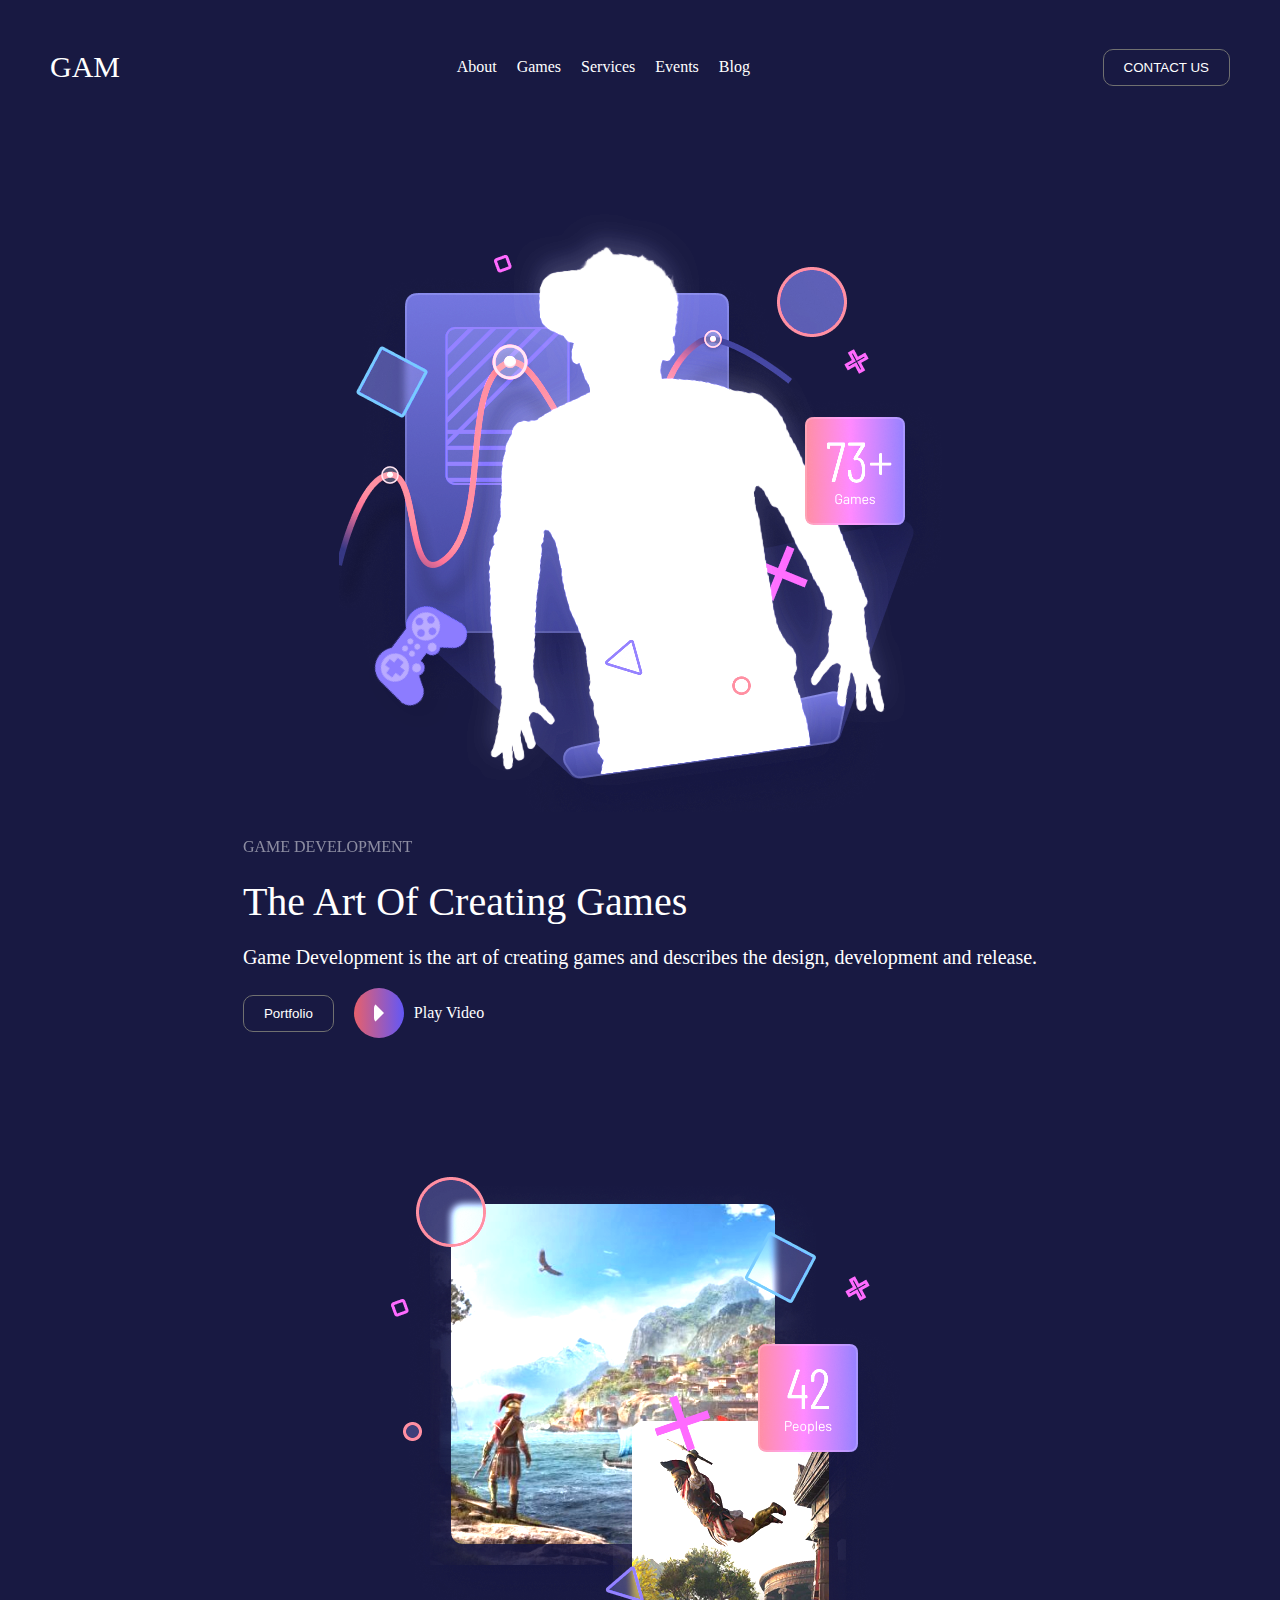
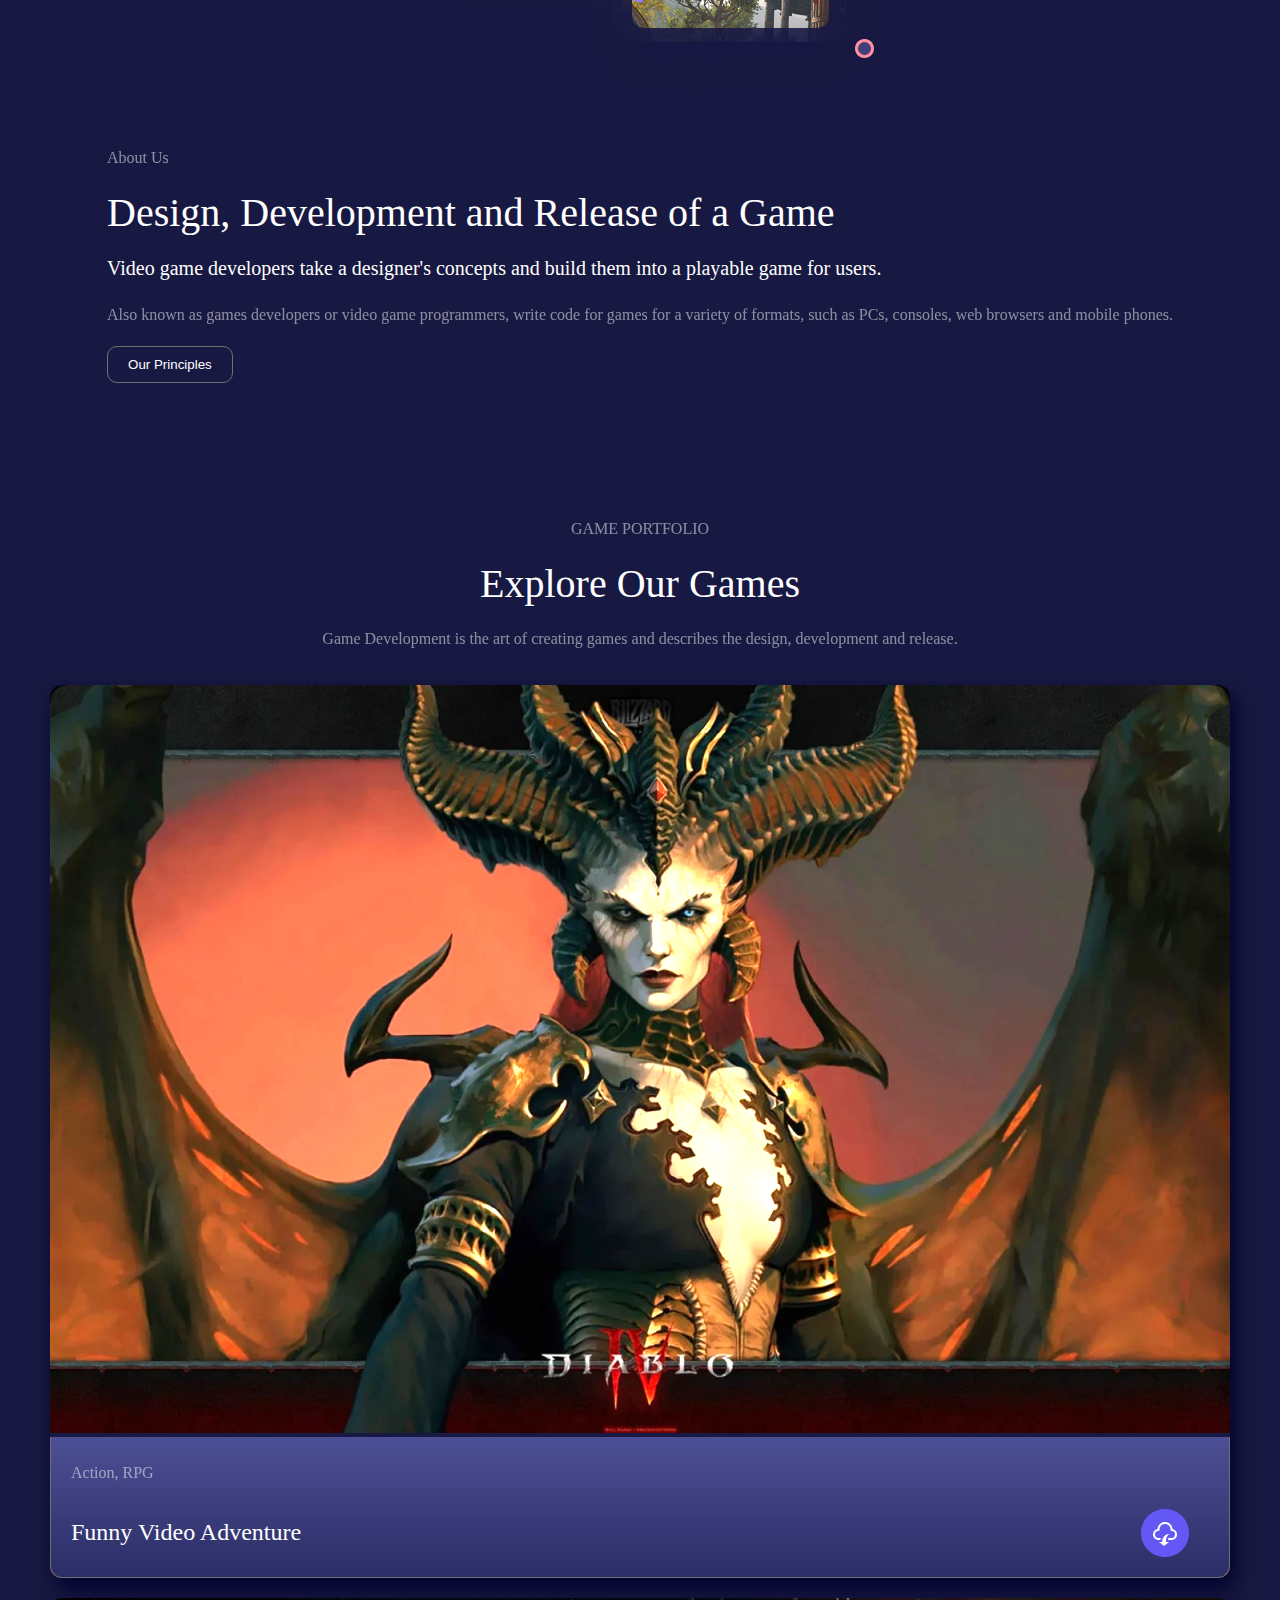
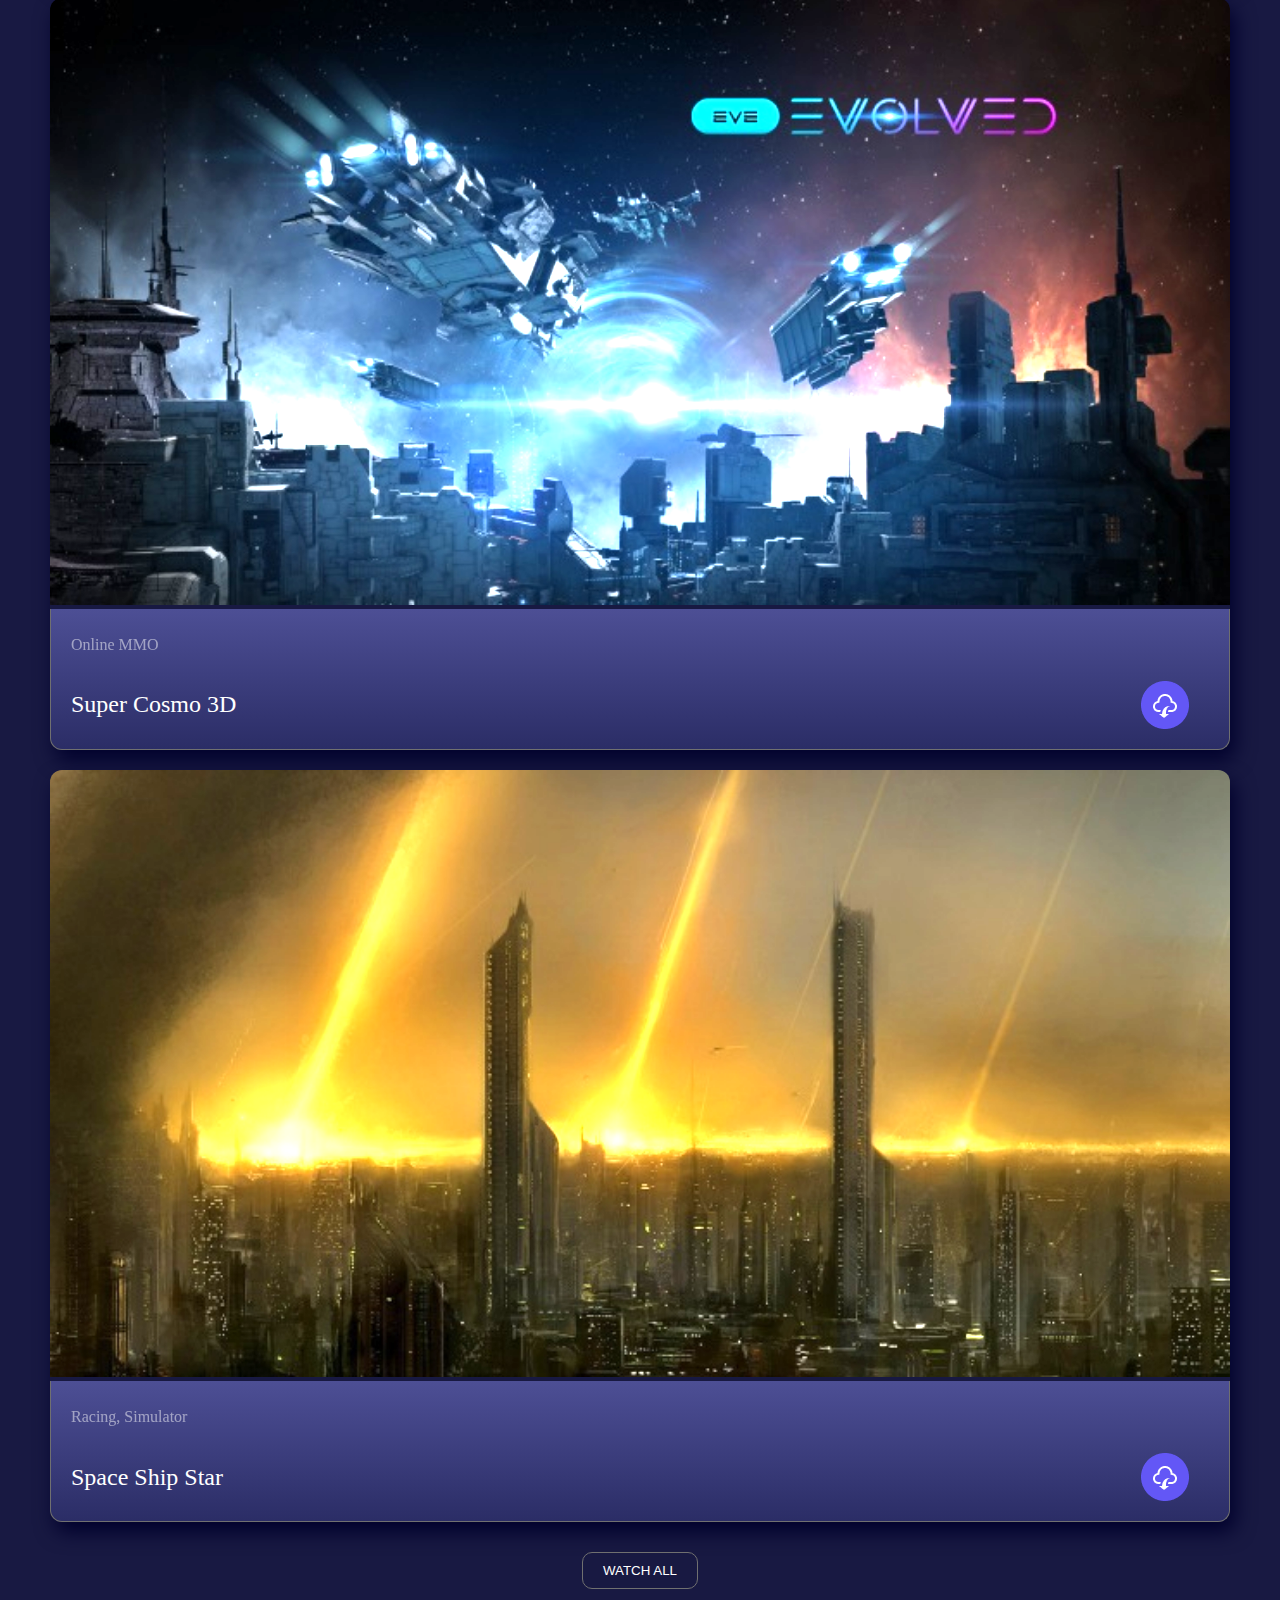
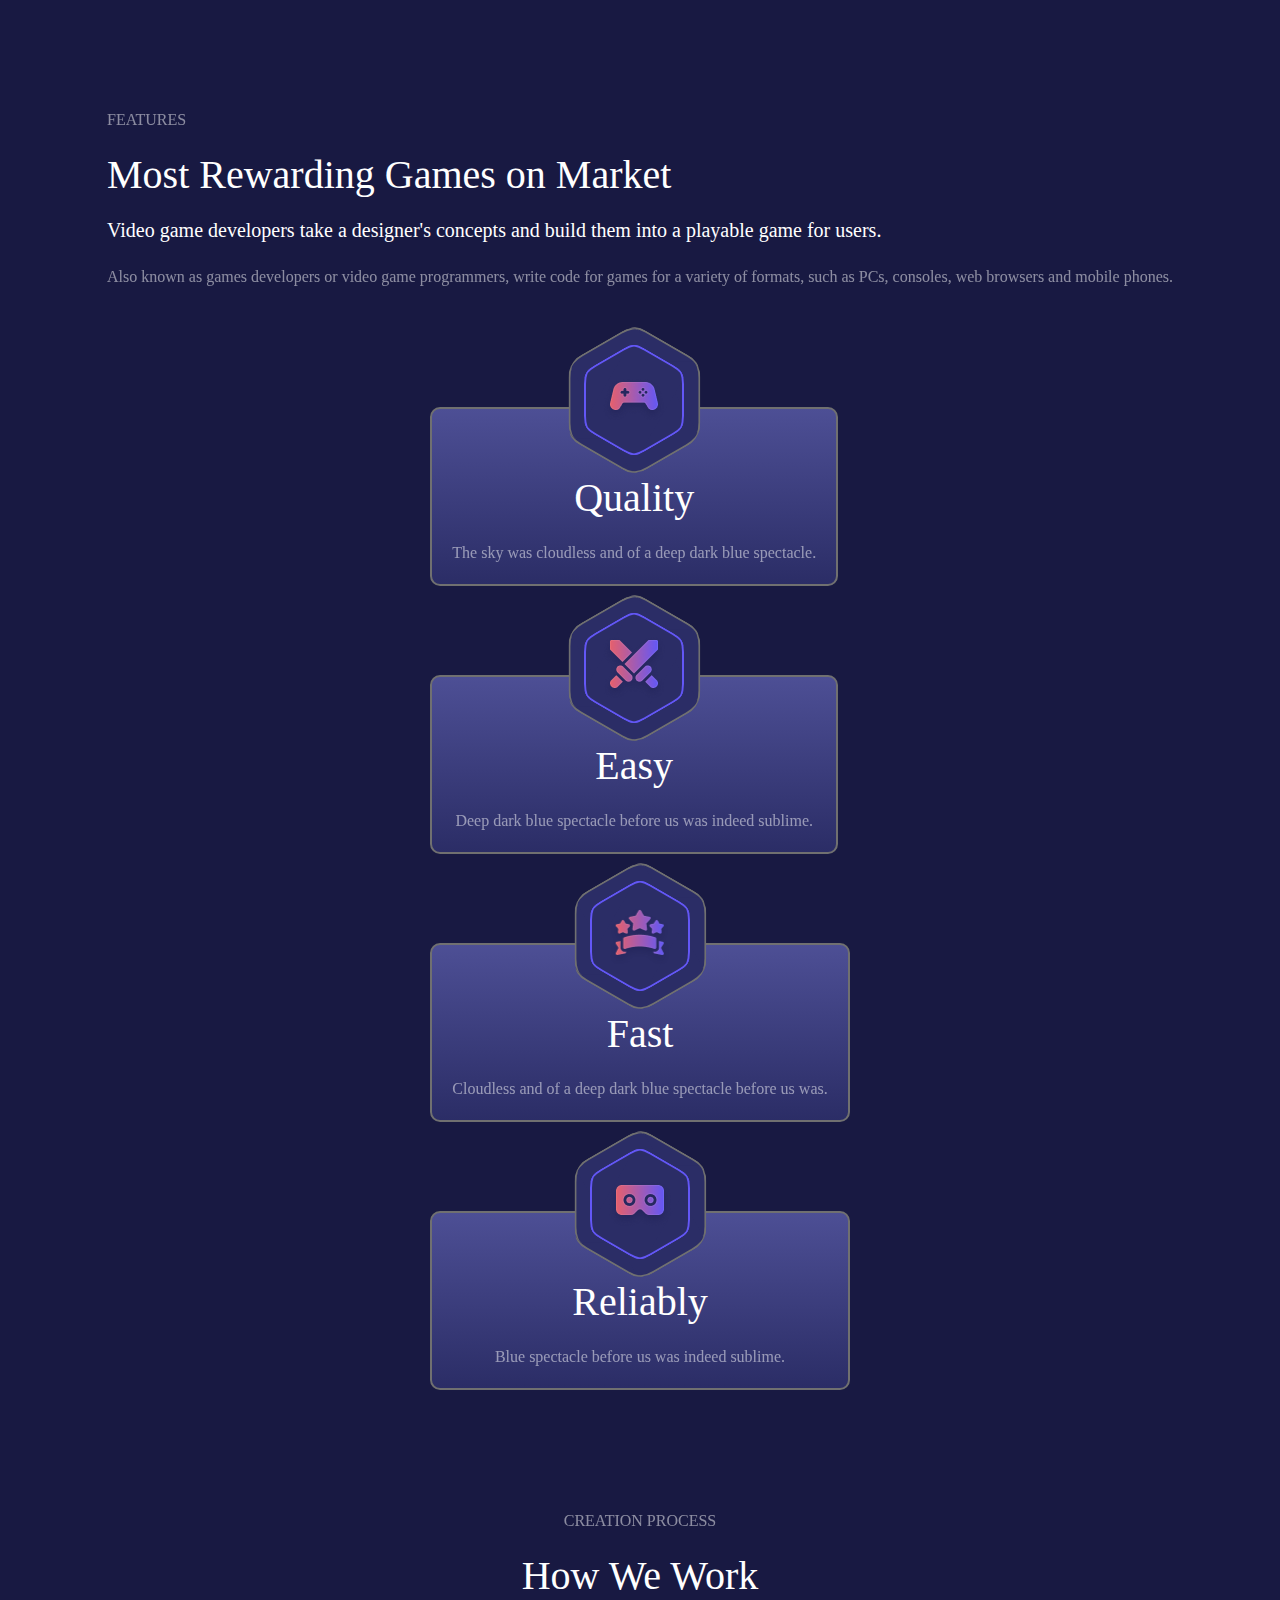
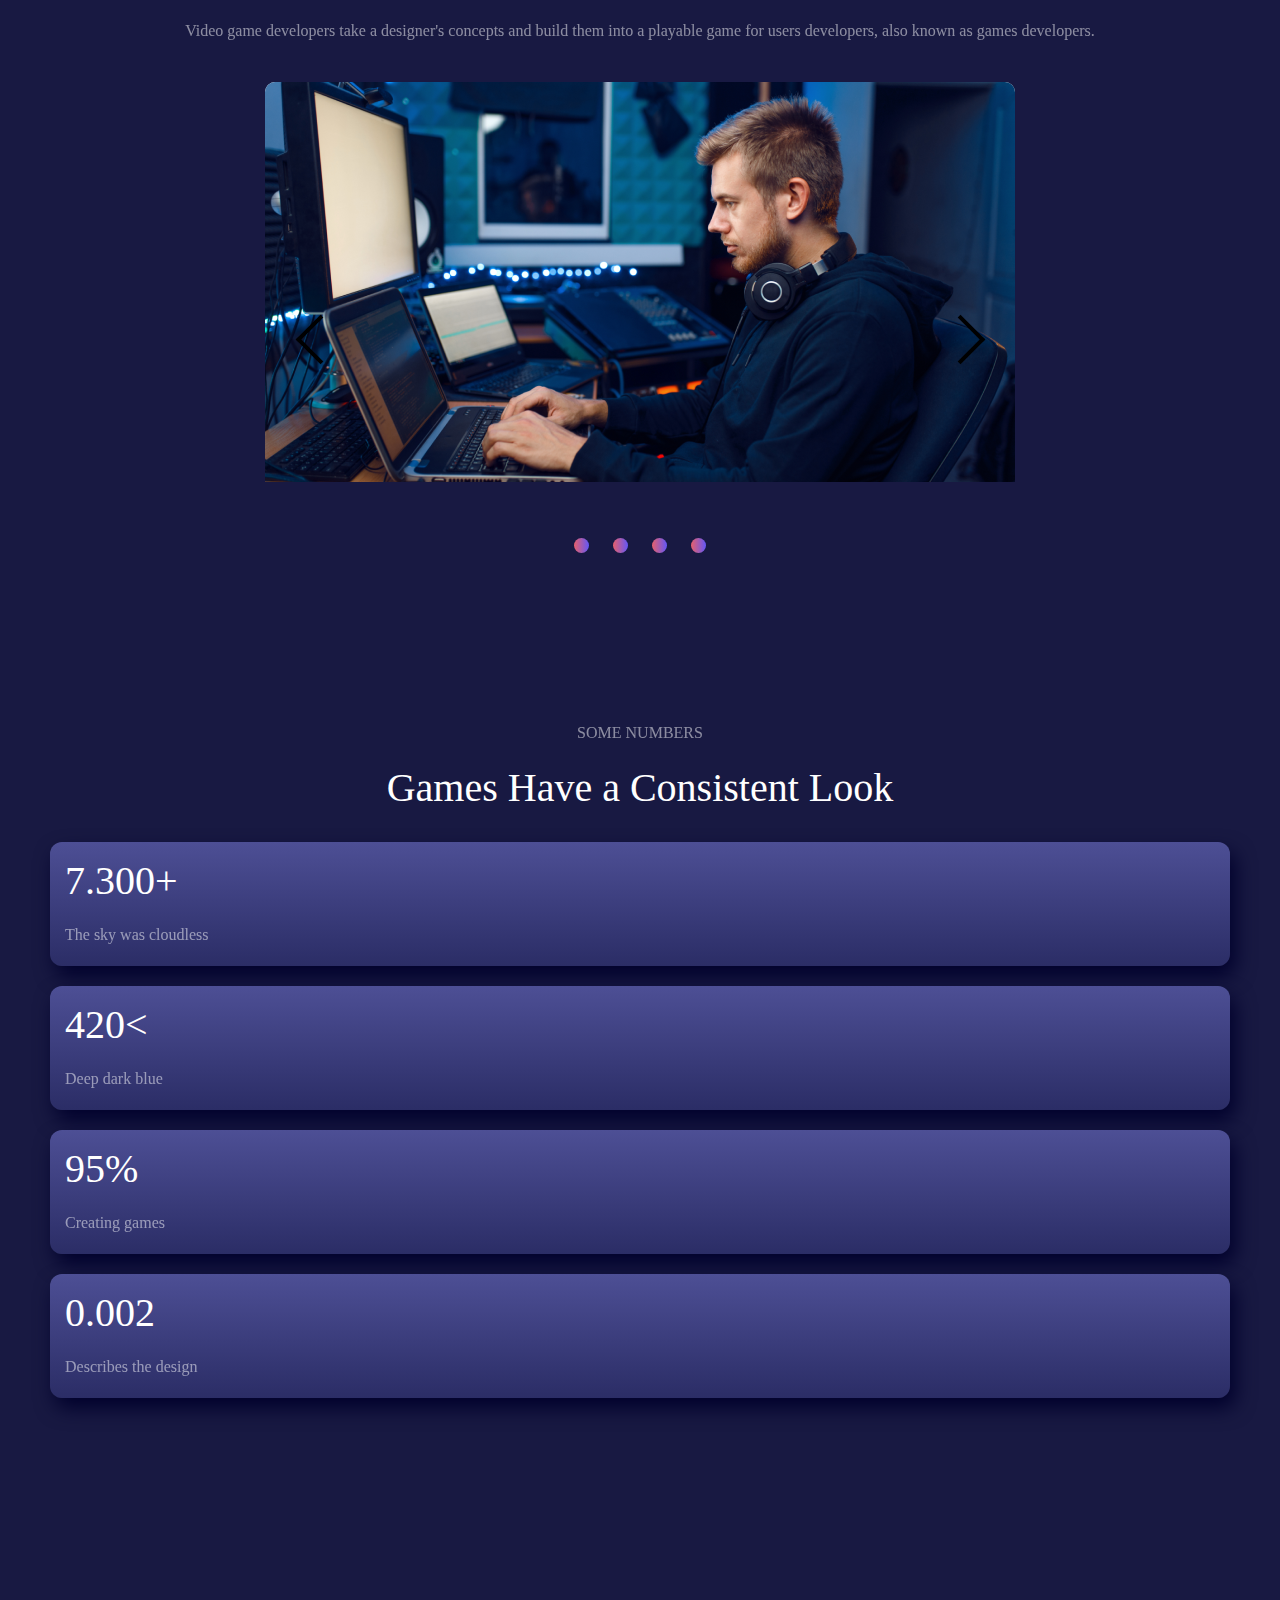
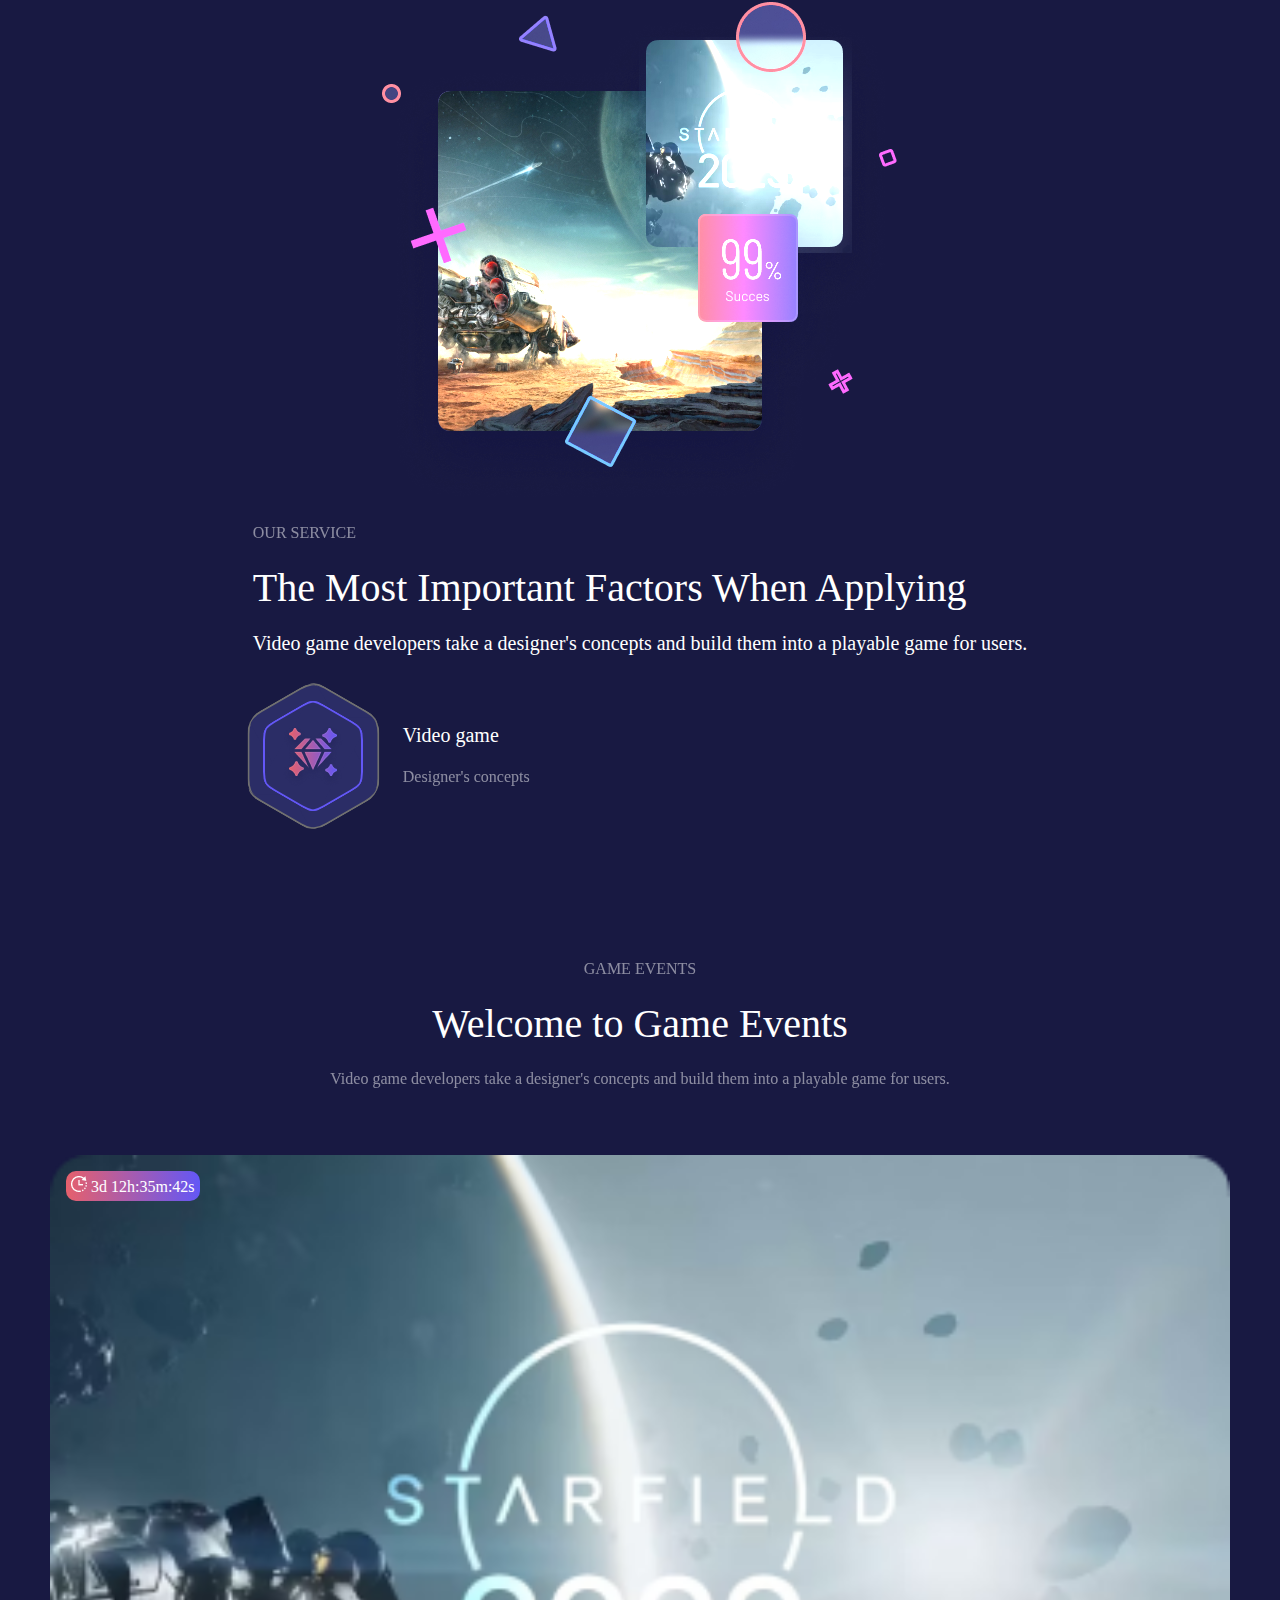
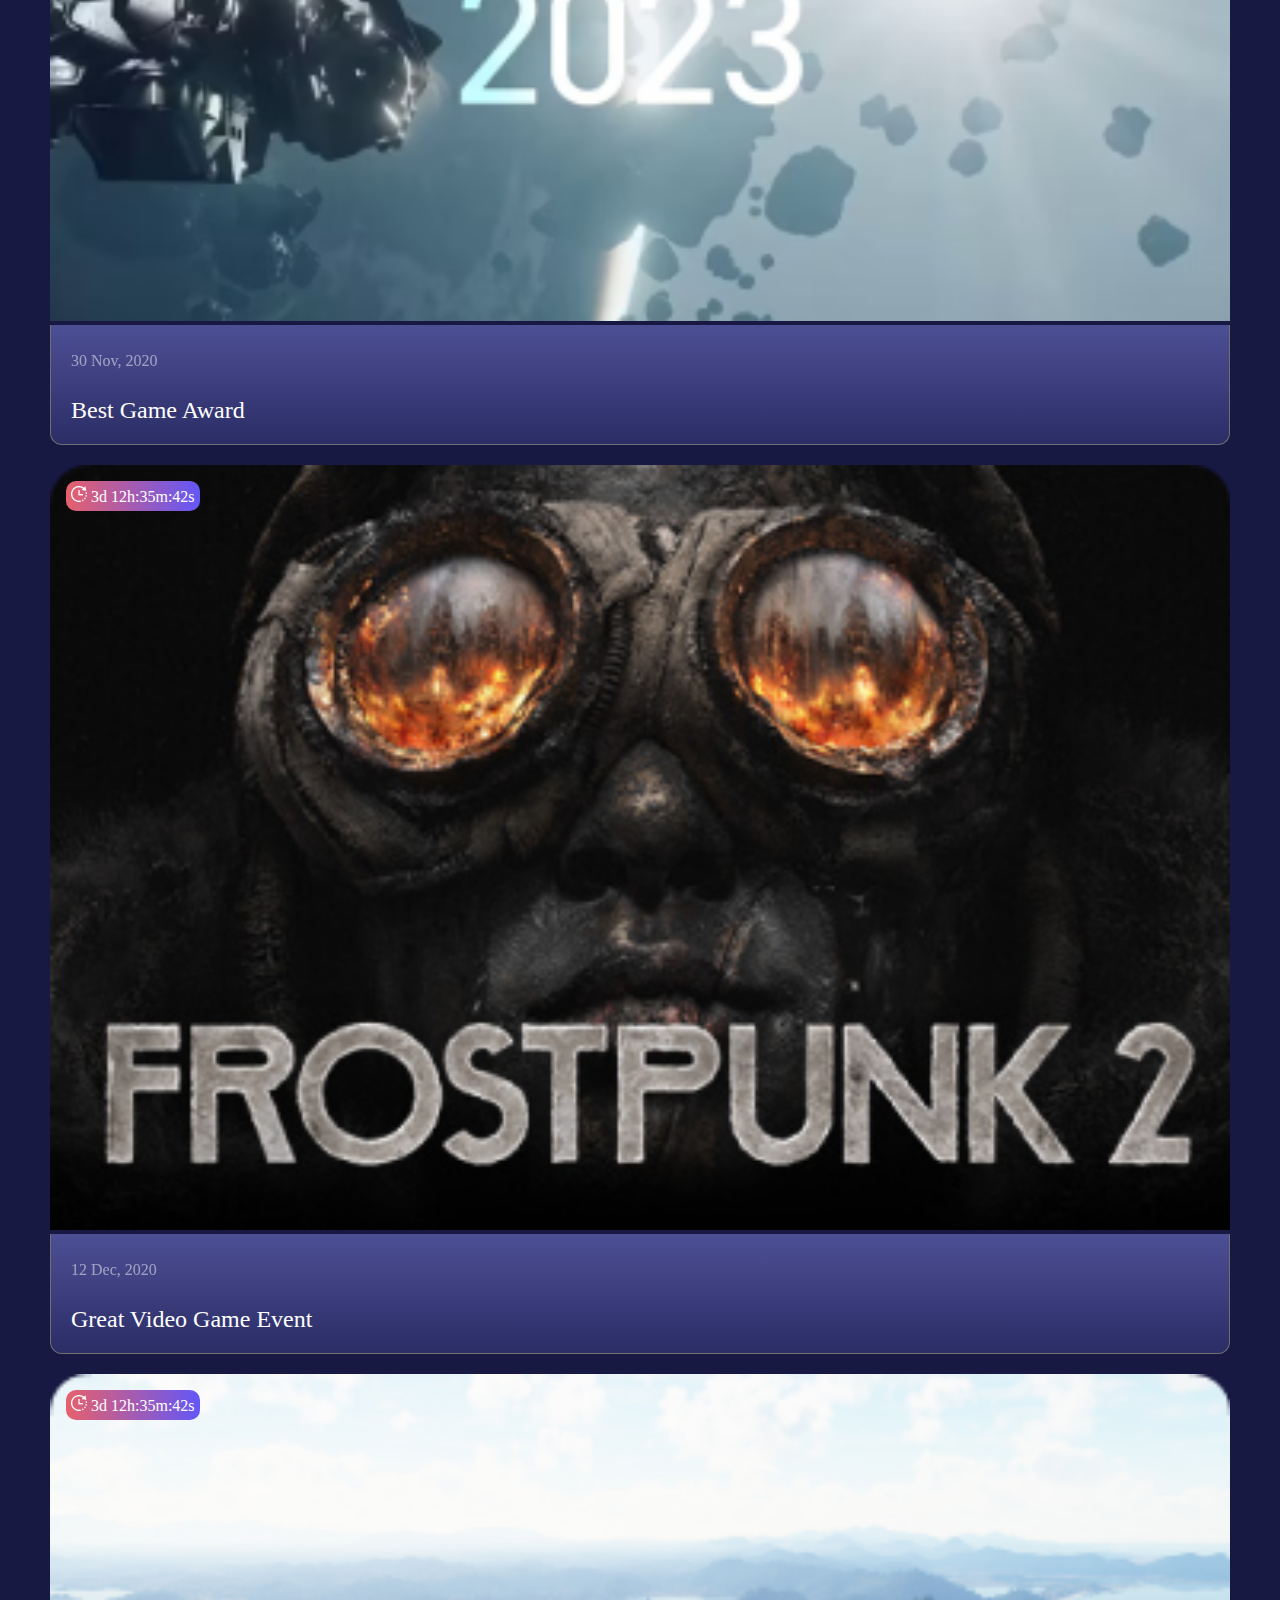
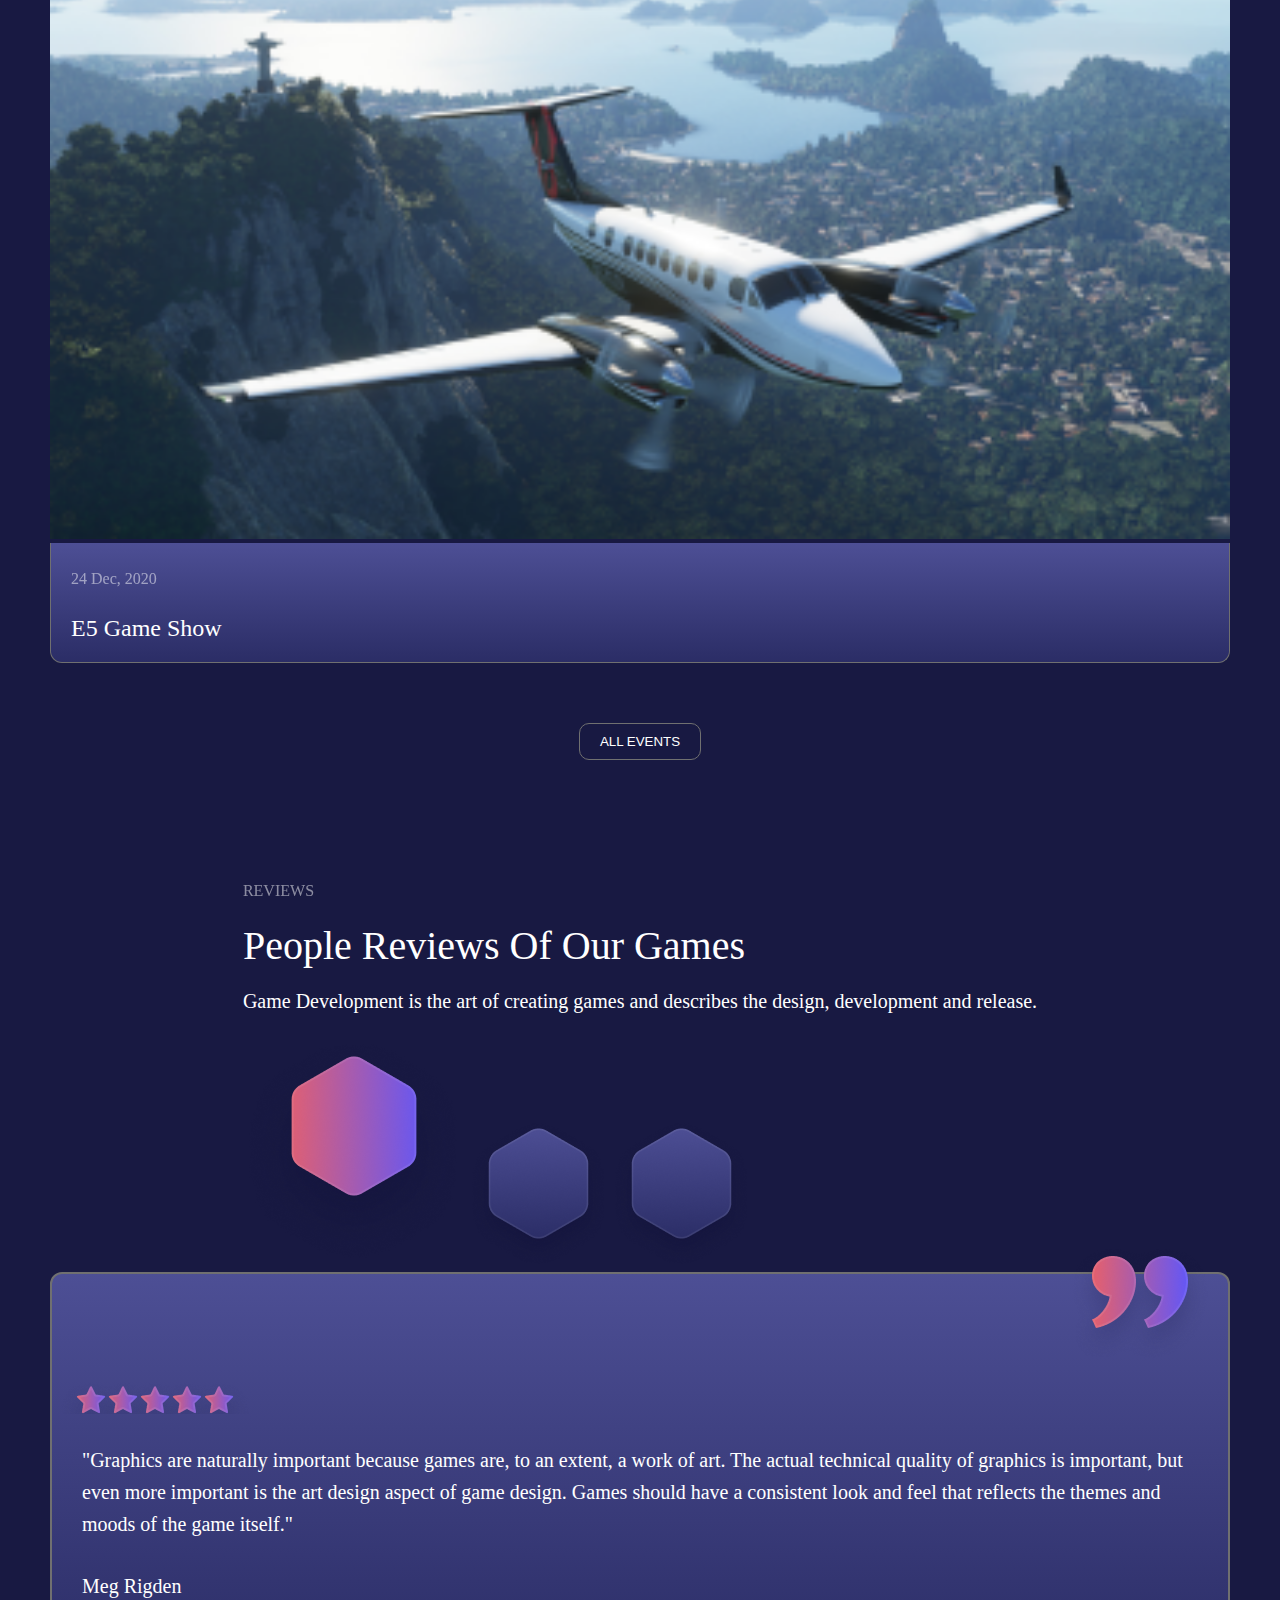
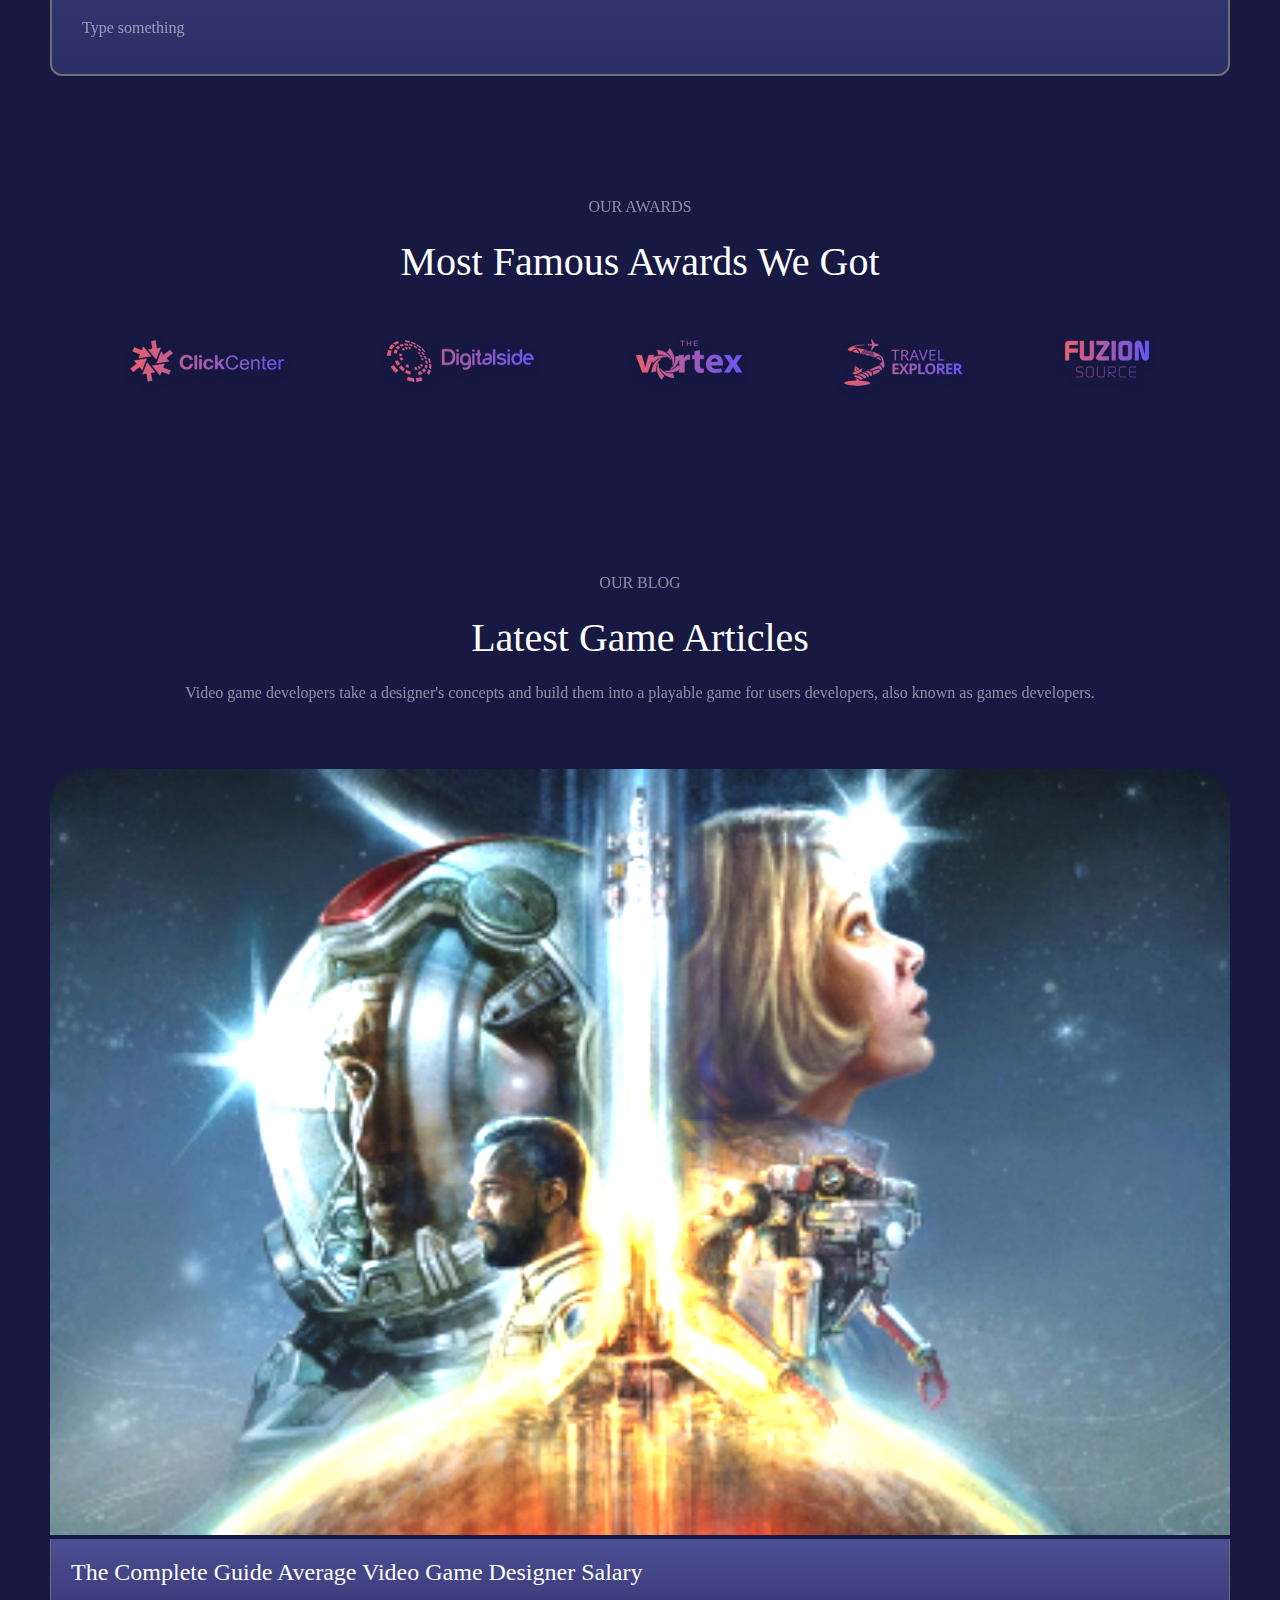
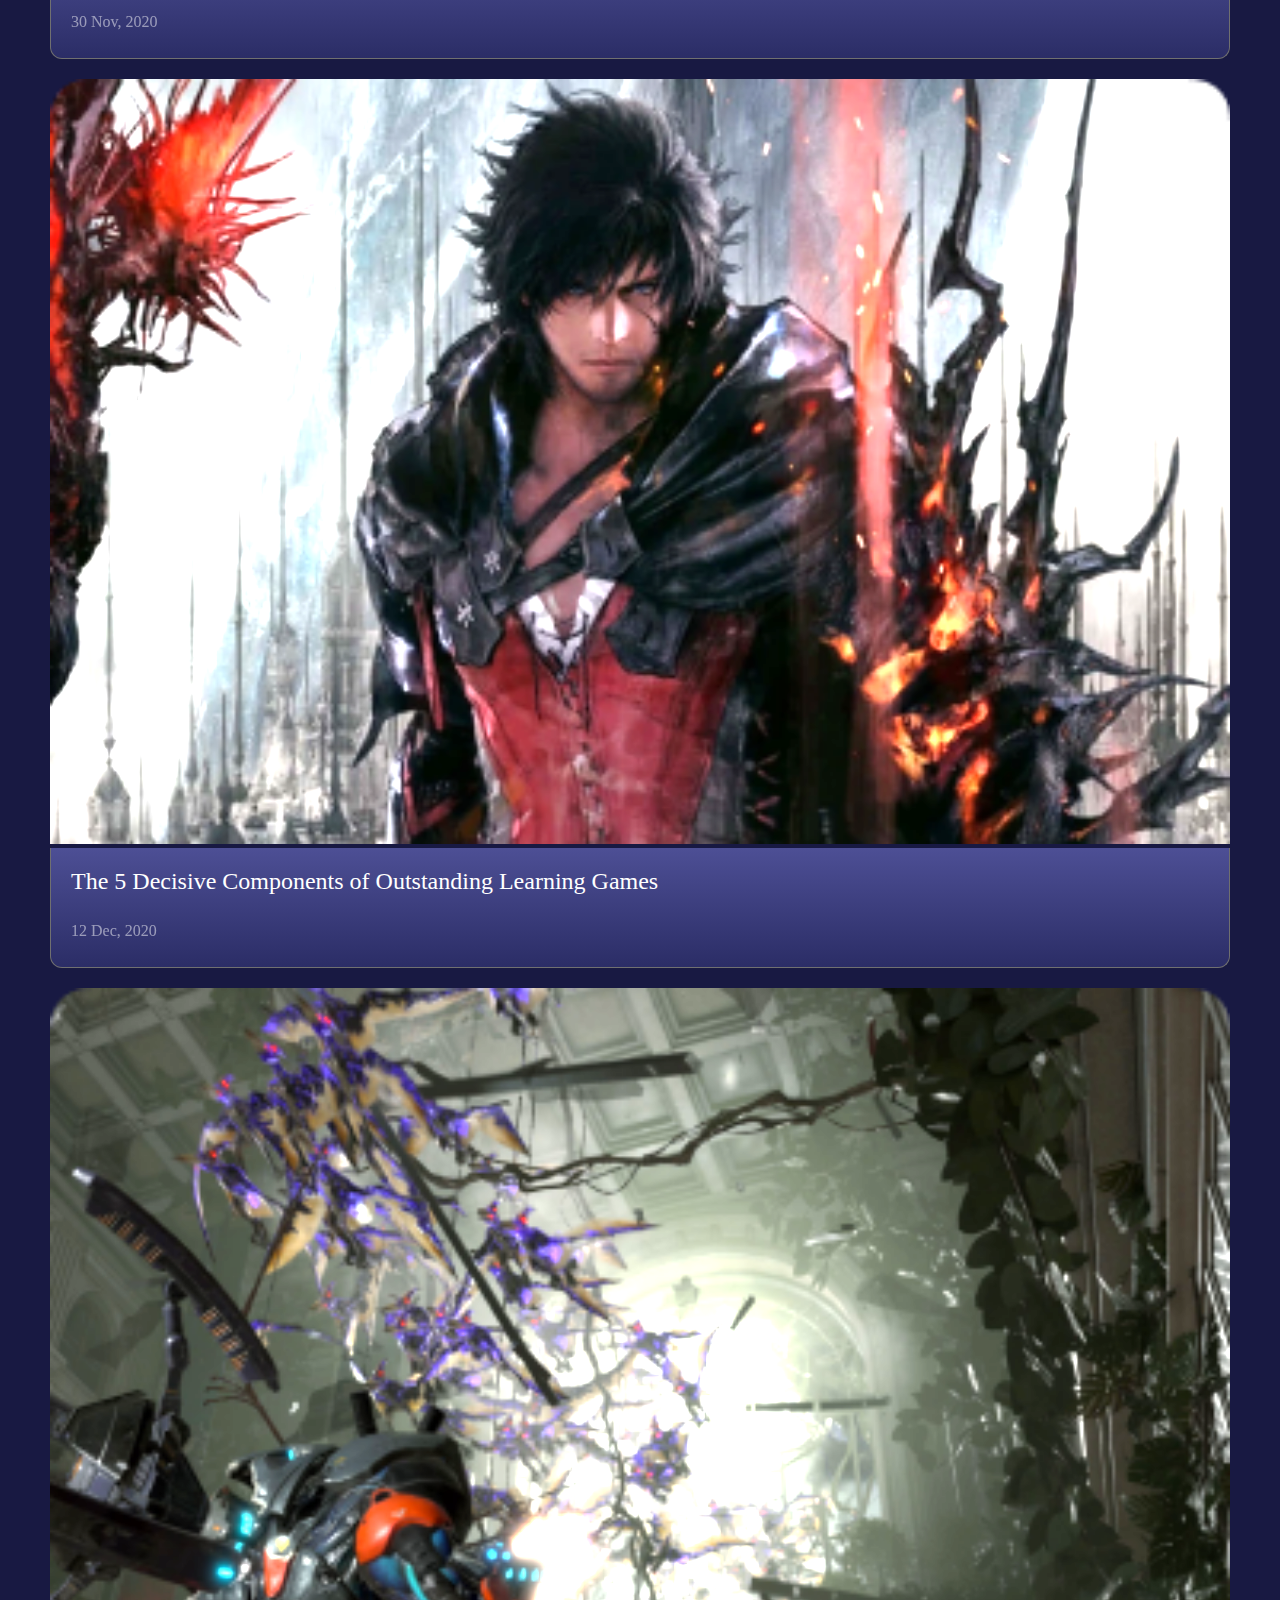
<file: index.html>
<!DOCTYPE html>
<html> 
	<head>
		<link rel="stylesheet" href="main.css">
		<link rel="stylesheet" href="smalMedia.css">
		 <meta name="viewport" content="width=device-width">
	</head>
	<body>

		<header id="header">
			<div class="divHeader">
				<div class="logoHeader">
					<p><a href="#header">GAM</a></p>
				</div>
				<div>
					<nav >
						<ul class="navBarHeader">
							<li><a href="#about">About</a></li>
							<li><a href="#games">Games</a></li>
							<li><a href="#services">Services</a></li>
							<li><a href="#events">Events</a></li>
							<li><a href="#blog">Blog</a></li>
						</ul>
					</nav>
				</div>
				<div>
					<button class="btn headerBtn">CONTACT US</button>
				</div>

				<div onclick="hamburgerToX(this)" class="menu-icon">
	    			<div class="line1"></div>
	    			<div class="line2"></div>
	    			<div class="line3"></div>
				</div>
			</div>
			<div class="menu-icon">
				<nav >
					<ul id="navHeadersmall" class="">
						<li><a href="#about">About</a></li>
						<li><a href="#games">Games</a></li>
						<li><a href="#services">Services</a></li>
						<li><a href="#events">Events</a></li>
						<li><a href="#blog">Blog</a></li>
					</ul>
				</nav>
			</div>
		</header>

		
		<div class="section sectionreverse">
			<div>
				<div class="topicSection">GAME DEVELOPMENT</div>
				<div class="titelSection">The Art Of Creating Games</div>
				<div class="textSection">Game Development is the art of creating games and describes the design, development and release.</div>
				<div class="subLinks">
					<div>
						<button>Portfolio</button>
					</div>
					<div id="playButton">
						<button><div class="css-dreieck"></div></button>
						<p>Play Video</p>
					</div>
				</div>
			</div>
			<div class="marginInSection">
				<img class="ImgGameBox" src="images/Unbenannt1.jpg">
			</div>
		</div>

		<div id="about" class="section">
			<div>
				<img class="ImgGameBox" src="images/Unbenannt2.jpg">
			</div>
			<div class="marginInSection">
				<div class="topicSection">About Us</div>
				<div class="titelSection">Design, Development and Release of a Game</div>
				<div class="textSection">Video game developers take a designer's concepts and build them into a playable game 		for users.</div>
				<div class="topicSection">Also known as games developers or video game programmers, write code for games for 		a variety of formats, such as PCs, consoles, web browsers and mobile phones.
				</div>
				<div class="subLinks">
					<button>Our Principles</button>
				</div>
			</div>
		</div>

		<div id="games" class="section">
			<div class="sectionMiddle">
				<div class="topicSection">GAME PORTFOLIO</div>
				<div class="titelSection">Explore Our Games</div>
				<div class="topicSection">Game Development is the art of creating games and describes the design, development and release.</div>
				<div class="boxes">
					<div id="diablo4" class="gameBox">
						<div >
							<img class="ImgGameBox" src="images/Unbenannt3.jpg">
						</div>
						<div class="infoGameBox">
							<div class="topicSection textInfoGameBox">Action, RPG</div>
							<div class="textInfoGameBox">Funny Video Adventure <img class="ImgDownoad" src="images/download.png"></div>
						</div>
					</div>
					<div id="otherTwo">
						<div class="gameBox">
							<div>
								<img class="ImgGameBox" src="images/Unbenannt4.jpg">
							</div>
							<div class="infoGameBox">
								<div class="topicSection textInfoGameBox">Online MMO</div>
								<div class="textInfoGameBox">Super Cosmo 3D <img class="ImgDownoad" src="images/download.png"></div>
							</div>
						</div>
						<div class="gameBox">
							<div >
								<img class="ImgGameBox" src="images/Unbenannt5.jpg">
							</div>
							<div class="infoGameBox">
								<div class="topicSection textInfoGameBox">Racing, Simulator</div>
								<div class="textInfoGameBox">Space Ship Star <img class="ImgDownoad" src="images/download.png"></div>
							</div>
						</div>
					</div>
				</div>
				<div>
					<button>WATCH ALL</button>
				</div>
			</div>
		</div>

		<div class="section">
			<div>
				<div class="topicSection">FEATURES</div>
				<div class="titelSection">Most Rewarding Games on Market</div>
				<div class="textSection">Video game developers take a designer's concepts and build them into a playable game for users.</div>
				<div class="topicSection">Also known as games developers or video game programmers, write code for games for a variety of formats, such as PCs, consoles, web browsers and mobile phones.</div>
			</div>
			<div class="divPolygone">
				<div class="polygone1">
					<div>
						<div class="hex"> 
							<div class="hex2"> <img class="ImgHex" src="images/Shape.png"> </div>
						</div>
						<div class="divPolygonBox">
							<div class="titelSection">Quality</div>
							<div class="topicSection">The sky was cloudless and of a deep dark blue spectacle.</div>
						</div>
					</div>
					<div>
						<div class="hex">
							<div class="hex2"> <img class="ImgHex" src="images/CombinedShapeSword.png"> </div>
						</div>
						<div class="divPolygonBox">
							<div class="titelSection">Easy</div>
							<div class="topicSection">Deep dark blue spectacle before us was indeed sublime.</div>
						</div>
					</div>
				</div>
				<div class="polygone2">
					<div>
						<div class="hex">
							<div class="hex2"> <img class="ImgHex" src="images/CombinedShape.png"> </div>
						</div>
						<div class="divPolygonBox">
							<div class="titelSection">Fast</div>
							<div class="topicSection">Cloudless and of a deep dark blue spectacle before us was.</div>
						</div>
					</div>
					<div>
						<div class="hex"> 
							<div class="hex2"> <img class="ImgHex" src="images/CombinedShapeGoggles.png"> </div>
						</div>
						<div class="divPolygonBox">
							<div class="titelSection">Reliably</div>
							<div class="topicSection">Blue spectacle before us was indeed sublime.</div>
						</div>
					</div>
				</div>
			</div>

		</div>

		<div class="section">
			<div class="sectionMiddle">
				<div class="topicSection">CREATION PROCESS</div>
				<div class="titelSection">How We Work</div>
				<div class="topicSection">Video game developers take a designer's concepts and build them into a playable game for users developers, also known as games developers.</div>

				<div class="slider-container">
				  <div class="slider">
				    <div class="slides">
				      <div id="slides__1" class="slide">
				        <span class="slide__text"><img src="images/slider.png"></span>
				        <a class="slide__prev" href="#slides__4" title="Next"></a>
				        <a class="slide__next" href="#slides__2" title="Next"></a>
				        
				      </div>
				      <div id="slides__2" class="slide">
				        <span class="slide__text">2</span>
				        <a class="slide__prev" href="#slides__1" title="Prev"></a>
				        <a class="slide__next" href="#slides__3" title="Next"></a>
				      </div>
				      <div id="slides__3" class="slide">
				        <span class="slide__text">3</span>
				        <a class="slide__prev" href="#slides__2" title="Prev"></a>
				        <a class="slide__next" href="#slides__4" title="Next"></a>
				      </div>
				      <div id="slides__4" class="slide">
				        <span class="slide__text">4</span>
				        <a class="slide__prev" href="#slides__3" title="Prev"></a>
				        <a class="slide__next" href="#slides__1" title="Prev"></a>
				      </div>
				   		
				   	</div>
				    	<div class="slider__nav">
					    <a class="slider__navlink" href="#slides__1"></a>
					    <a class="slider__navlink" href="#slides__2"></a>
					    <a class="slider__navlink" href="#slides__3"></a>
					    <a class="slider__navlink" href="#slides__4"></a>
					</div>
				  	</div>
				</div>
			</div>
		</div>

		<div class="section">
			<div class="sectionMiddle">
				<div class="topicSection">SOME NUMBERS</div>
				<div class="titelSection">Games Have a Consistent Look</div>
				<div class="boxes">
					<div class="statsBox">
						<div >
							<div class="statsBoxNumber">7.300+</div>
							<div class="topicSection statsBoxText">The sky was cloudless</div>
						</div>
					</div>
					<div class="statsBox">
						<div >
							<div class="statsBoxNumber">420<</div>
							<div class="topicSection statsBoxText">Deep dark blue</div>
						</div>
					</div>
					<div id="statsBoxCreatingGames" class="statsBox">
						<div >
							<div  class="statsBoxNumber">95%</div>
							<div class="topicSection statsBoxText">Creating games</div>
						</div>
					</div>
					<div class="statsBox">
						<div >
							<div class="statsBoxNumber">0.002</div>
							<div class="topicSection statsBoxText">Describes the design</div>
						</div>
					</div>
				</div>
			</div>
		</div>

		<div id="services" class="section">
			<div>
				<img class="ImgGameBox" src="images/Unbenannt6.jpg">
			</div>
			<div class="marginInSection">
				<div class="topicSection">OUR SERVICE</div>
				<div class="titelSection">The Most Important Factors When Applying</div>
				<div class="textSection">Video game developers take a designer's concepts and build them into a playable game for users.</div>
				<div class="hexInSection">
					<div>
						<div class="hex"> 
							<div class="hex2"> <img class="ImgHex" src="images/CombinedShapeCrown.png"> </div>
						</div>
					</div>
					<div class="divHexInSectionText">
						<div class="textSection">Video game</div>
						<div class="topicSection">Designer's concepts</div>
					</div>
				</div>
			</div>
		</div>

		<div id="events" class="section">
			<div class="sectionMiddle">
				<div class="topicSection">GAME EVENTS</div>
				<div class="titelSection">Welcome to Game Events</div>
				<div class="topicSection">Video game developers take a designer's concepts and build them into a playable game for users.</div>

				<div class="divGameEvents">
					<div class="divGameEvent"> 
						<div class="containerGameEvent"> 
							<img class="imgGameEvents" src="images/GameEvent1.png"> 
							<div class="top-left"> <img src="images/clock.png"> 3d 12h:35m:42s</div>
						</div>
						<div class="infoGameBox">
							<div class="topicSection textInfoGameBox">30 Nov, 2020</div>
							<div class="textInfoGameBox">Best Game Award</div>
						</div>
					</div>
					<div class="divGameEvent">
						<div class="containerGameEvent"> 
							<img class="imgGameEvents" src="images/GameEvent2.png"> 
							<div class="top-left"> <img src="images/clock.png"> 3d 12h:35m:42s</div>
						</div>
						<div class="infoGameBox">
							<div class="topicSection textInfoGameBox">12 Dec, 2020</div>
							<div class="textInfoGameBox">Great Video Game Event</div>
						</div>
					</div>
					<div class="divGameEvent">
						<div class="containerGameEvent"> 
							<img class="imgGameEvents" src="images/GameEvent3.png"> 
							<div class="top-left"> <img src="images/clock.png"> 3d 12h:35m:42s</div>
						</div>
						<div class="infoGameBox">
							<div class="topicSection textInfoGameBox">24 Dec, 2020</div>
							<div class="textInfoGameBox">E5 Game Show</div>
						</div>
					</div>
				</div>
				<div>
					<button>ALL EVENTS</button>
				</div>
			</div>
		</div>

		<div class="section">
			<div>
				<div class="topicSection">REVIEWS</div>
				<div class="titelSection">People Reviews Of Our Games</div>
				<div class="textSection">Game Development is the art of creating games and describes the design, development and release.</div>
				<div>	
				 <img src="images/PolygonFarbe.png">	
				 <img src="images/Polygon.png">
				 <img src="images/Polygon.png">
				</div>
			</div>

			<div class="marginInSection">
				<div class="reviewContentBox">
					<div>
						<img id="quoats" src="images/quoats.png">
					</div>
					<div class="divRatingStars">
						<img id="ratingStars" src="images/stars.png">
					</div> 
					<div class="textSection reviewContentBoxText">
						"Graphics are naturally important because games are, to an extent, a work of art. The actual technical quality of graphics is important, but even more important is the art design aspect of game design. Games should have a consistent look and feel that reflects the themes and moods of the game itself."
					</div>
					<div class="textSection reviewContentBoxText">
						Meg Rigden
					</div>
					<div class="topicSection reviewContentBoxText">
						Type something
					</div>
				</div>

			</div>
		</div>

		<div class="section">
			<div class="sectionMiddle">
				<div class="topicSection">OUR AWARDS</div>
				<div class="titelSection">Most Famous Awards We Got</div>	
				<div class="divBrands">
					<div> <img src="images/clickCenter.png"> </div>
					<div> <img src="images/digitalSize.png"> </div>
					<div> <img src="images/vortex.png"> </div>
					<div> <img src="images/travelExplorer.png"> </div>
					<div> <img src="images/fuzionSource.png"> </div>
				</div>			
			</div>
		</div>

		<div id="blog" class="section">
			<div class="sectionMiddle">
				<div class="topicSection">OUR BLOG</div>
				<div class="titelSection">Latest Game Articles</div>
				<div class="topicSection">Video game developers take a designer's concepts and build them into a playable game for users developers, also known as games developers.</div>

				<div class="divGameEvents">
					<div class="divGameEvent"> 
						<div class="containerGameEvent"> 
							<img class="imgBlog" src="images/blog1.png"> 
						</div>
						<div class="infoGameBox">
							<div class="textInfoGameBox">The Complete Guide Average Video Game Designer Salary</div>
							<div class="topicSection textInfoGameBox">30 Nov, 2020</div>
						</div>
					</div>
					<div class="divGameEvent">
						<div class="containerGameEvent"> 
							<img class="imgBlog" src="images/blog2.png"> 
						</div>
						<div class="infoGameBox">
							<div class="textInfoGameBox">The 5 Decisive Components of Outstanding Learning Games</div>
							<div class="topicSection textInfoGameBox">12 Dec, 2020</div>
						</div>
					</div>
					<div class="divGameEvent">
						<div class="containerGameEvent"> 
							<img class="imgBlog" src="images/blog3.png"> 
						</div>
						<div class="infoGameBox">
							<div class="textInfoGameBox">Become a Gaming Programmer: Step-by-Step Career Guide</div>
							<div class="topicSection textInfoGameBox">24 Dec, 2020</div>
						</div>
					</div>
				</div>
				<div>
					<button>SEE MORE</button>
				</div>
			</div>
		</div>

		<div id="contract" class="section">
			<div id="contractText">
				<div class="topicSection">CONTRACT</div>
				<div class="titelSection">Contact Us</div>	
				<div class="topicSection">Game Development is the art of creating games and describes</div>	
			</div>
			<div id="contractBackground">
				<img src="images/pic.png">
				<button>Contact Us</button>
			</div>
		</div>

		<div class="footerMenu">
			<div>
				<div class="footerMenuDiv">
					<div class="titelSection footerMenuText footerMenuTextBig"><a href="#header">GAM</a></div>	
					<div>
						<div class="topicSection footerMenuText">MENU</div>	
						<div>
							<nav>
								<ul>
									<li><a href="#about">About</a></li>
									<li><a href="#games">Games</a></li>
									<li><a href="#services">Services</a></li>
									<li><a href="#events">Events</a></li>
									<li><a href="#blog">Blog</a></li>
								</ul>
							</nav>
						</div>
					</div>
					<div>
						<div class="topicSection footerMenuText">SERVICE</div>
						<div>
							<ul>
								<li>Market Research</li>
								<li>Branding</li>
								<li>Strategy</li>
								<li>Concepting</li>
								<li>Development</li>
							</ul>
						</div>
					</div>
					<div class="footerMenuText"> <img src="images/social.png"> </div>
				</div>	
			</div>	
		</div>

		<footer>
			<div class="divFooter" style="display: flex; justify-content: end; margin: 60px 0;">
				<div class="topicSection footerCopyright">Copyright © 2020 Laaqiq. All Rights Reserved.</div>
				<div class="footerLinks">
					<div class="textSection footerText">Terms of Use</div>
					<div class="textSection footerText">Privacy Policy</div>
				</div>
			</div>
		</footer>


		<script>
			function hamburgerToX(x) {
				x.classList.toggle("change");

				document.getElementById("navHeadersmall").classList.toggle("change")
			}
		</script>

	</body>
</html>
</file>
<file: main.css>
html {
	font-size: 10px;
	color: #FFFFFF;
}

body {
	margin: 2rem 13rem;
	font-size: 1.6rem;
	background-color: #181942;
}

ul {
	padding-inline-start: 0;
}

button {
	padding: 1rem 2rem;
	border-radius: 1rem;
	border: 0.1rem solid #707070;
	background-color: #181942;
	color: #FFFFFF;
}

li {
	list-style-type: none;
	margin: 1em 1em 1em 0;
}

a {
  color: #FFFFFF;
  text-decoration: none;
}

footer {
	border-top: 2px dotted #707070;
}

.divHeader {
	display: flex;
	justify-content: space-between;
	align-items: center;
}

.logoHeader {
	font-size: 3rem;
}

.navBarHeader li {
		display: inline;
		
}

.menu-icon {
	display: none;
}

#navHeadersmall{
	display: none;	
}

.section {
	
	display: flex;
	align-items: center;
	justify-content: space-between;
	margin: 10rem 0;

}

.marginInSection {
	margin-left: 4rem;
	max-width: 50%;
}

.topicSection {
	line-height: 3.2rem;
	opacity: 0.5;
	margin: 1.5rem 0;
}

.titelSection {
	line-height: 8rem;
	font-size: 5.6rem;
	margin: 1.5rem 0;
}

.textSection {
	line-height: 3.2rem;
	font-size: 2rem;
	margin: 1.5rem 0;
}

.subLinks{
	display: flex;
	align-items: center;
	margin: 1.5rem 0;
}

#playButton {
	margin-left: 2rem;
	display: flex;
}
#playButton button{
	border-radius: 100px;
	background: linear-gradient(0.75turn, #6357F6, #E6606C);
	border-width: 0;
	margin-right: 1rem;
}

.css-dreieck {
	width: 0; 
	height: 0; 
	border-top: 10px solid transparent;
	border-bottom: 10px solid transparent;  
	border-left: 10px solid #FFFFFF;
	border-radius: 5px;
}

.sectionMiddle {
	display: block;
	width: 100%;
    text-align: center;
}

.boxes {
	display: flex;
	justify-content: space-between;
	margin: 2rem 0;
}

.gameBox {
	display: flex;
	flex-direction: column;
	border-radius: 1.2rem;
	border-color: white;
	box-shadow: 5px 10px 20px #00012C;
}

.topicSection.textInfoGameBox {
	font-size: 2rem;
}

.textInfoGameBox{
	display: flex;
	align-items: center;
	margin: 0 2rem 2rem 2rem;
	font-size: 2.4rem;
	text-align: start;
}

.infoGameBox{
	padding-top: 2rem;
	border-style: solid;
	border-radius: 0 0 1.2rem 1.2rem;
	border-color: #707070;
	border-width: 1px;
	border-top: 1px;
	background: linear-gradient(#4D4F95, #2B2D66);
	height: 100%;

	.topicSection {
		font-size: 1.6rem;
	}
}

.ImgGameBox {
	width: 100%;
	height: 100%;
	object-fit: cover;
	overflow: hidden;
	filter: brightness(1.5);
	border-radius: 1.2rem 1.2rem 0 0;

}

#diablo4 {
	width: 68%;
	object-fit: cover;
}

#otherTwo {
	width: 28%;
	display: flex;
	flex-direction: column;
	object-fit: cover;
	justify-content: space-between;
}

.ImgDownoad {
	margin-left: auto;
	margin-right: 2rem;
}

.divPolygone{
	padding: 10px 0 0 40px;
	display: flex;
	justify-content: start;
	align-items: start;
}

.polygone1 {
	margin-top: 70px;
}

.polygone2 {
	margin-left: 20px;
}


.slider-container {
    
    display: flex;
    align-items: center;
    justify-content: center;
    height: 100%;
}

.slider {
    width: 100%;
    max-width: 750px;
    height: 500px;
    margin: 20px;
    text-align: center;
    border-radius: 10px;
    position: relative;
    overflow: hidden;
}

.slides {
    display: flex;
    overflow-x: scroll;
    position: relative;
    scroll-behavior: smooth;
    scroll-snap-type: x mandatory;
    overflow: hidden;
}

.slide:nth-of-type(even) {
    background-color: rgb(250, 246, 212);
}

.slide {
    display: flex;
    justify-content: center;
    align-items: center;
    flex-shrink: 0;
    width: 100%;
    height: 400px;
    margin-right: 0px;
    box-sizing: border-box;
    background: white;
    transform-origin: center center;
    transform: scale(1);
    scroll-snap-align: center;
}

.slide__text {
	object-fit: cover;
    font-size: 40px;
    font-weight: bold;
    font-family: sans-serif;
}

.slide a {
    background: none;
    border: none;
}

a.slide__prev,
.slider::before {
    transform: rotate(135deg);
    -webkit-transform: rotate(135deg);
    top: 60%;
    left: 5%;
}

a.slide__next,
.slider::after {
    transform: rotate(-45deg);
    -webkit-transform: rotate(-45deg);
    top: 60%;
    right: 5%;
}

.slider::before,
.slider::after,
.slide__prev,
.slide__next {
    position: absolute;
    top: 48%;
    width: 35px;
    height: 35px;
    border: solid black;
    border-width: 0 4px 4px 0;
    padding: 3px;
    box-sizing: border-box;
}

.slider::before,
.slider::after {
  content: '';
  z-index: 1;
  background: none;
  pointer-events: none;
}

.slider__nav {
    box-sizing: border-box;
    position: absolute;
    bottom: 5%;
    left: 50%;
    width: 200px;
    margin-left: -100px;
    text-align: center;
}

.slider__navlink {
    display: inline-block;
    height: 15px;
    width: 15px;
    border-radius: 50%;
    background: linear-gradient(0.75turn, #6357F6, #E6606C);
    margin: 0 10px 0 10px;
}

.statsBox {
	text-align: left;
	background: linear-gradient(#4D4F95, #2B2D66);
	width:22%;
	border-radius: 1.2rem;
	border-color: white;
	box-shadow: 5px 10px 20px #00012C;
}

#statsBoxCreatingGames {
	background: linear-gradient(0.75turn, #6357F6, #E6606C);
}

.statsBoxNumber {
	margin: 15px;
	font-size: 40px;
}

.statsBoxText {
	margin: 15px;
}

.ImgHex{
	transform: rotate(-30deg);
}

.hex {
	display: flex;
	justify-content: center;
	align-items: center;
	border-bottom: 2px solid #707070;
	border-top: 2px solid #707070;
	transform: rotate(30deg);
	position: relative;
	margin: 1em auto;
	width: 5em;
	height: 8em;
	border-radius: 1em/.5em;
	background: #2B2D66;
	transition: opacity .5s;
	z-index: 1;
}

.hex:before,
.hex:after {
	border-bottom: inherit;
	border-top: inherit;
	background:  #2B2D66;
  position: absolute;
  width: inherit;
  height: inherit;
  border-radius: inherit;
      width: 7.7rem;
  content: '';
}

.hex:before {
  -webkit-transform: rotate(60deg);
  transform: rotate(60deg);
  z-index: -1;
}


.hex:after {
  -webkit-transform: rotate(-60deg);
  transform: rotate(-60deg);
  z-index: -1;
}

.hex2 {
	display: flex;
	justify-content: center;
	align-items: center;
	border-bottom: 2px solid #6357F6;
	border-top: 2px solid #6357F6;
	position: relative;
	margin: 1em auto;
	width: 4em;
	height: 6em;
	border-radius: 1em/.5em;
	background:  #2B2D66;
	transition: opacity .5s;
	z-index: 2;
}

.hex2:before,
.hex2:after {
	border-bottom: inherit;
	border-top: inherit;
	width: 4em;
	height: 5em;
  position: absolute;
  width: inherit;
  height: inherit;
  border-radius: inherit;
  content: '';
}

.hex2:before {
  -webkit-transform: rotate(60deg);
  transform: rotate(60deg);
  z-index: -1;
}


.hex2:after {
  -webkit-transform: rotate(-60deg);
  transform: rotate(-60deg);
  z-index: -1;
}

.divPolygonBox{
	background: linear-gradient(#4D4F95, #2B2D66);
	width: 250px;
	text-align: center;
	margin-top: -75px;
	padding: 50px 20px 0;
	border-radius: 10px;
	border: 2px solid #707070;
}

.hexInSection{
	display: flex;
}

.divHexInSectionText{
	display: flex;
    flex-direction: column;
    margin: auto 0 auto 5rem;
}

.divHexInSectionText div{
	margin: 5px 0;
}

.divGameEvents {
	margin: 50px 0;
	display: flex;
	justify-content: space-between;
}

.divGameEvent{
	width: 32%;
	display: flex;
	flex-direction: column;

}

.imgGameEvents{
	width: 100%;
	height: 100%;
}

.containerGameEvent {
	position: relative;
	text-align: center;
	color: white;
}

.top-left {
	border-radius: 10px;
	padding: 5px;
	background: linear-gradient(0.75turn, #6357F6, #E6606C);
	position: absolute;
	top: 16px;
	left: 16px;
}

.reviewContentBox{
	border-radius: 12px;
	border: 2px solid #707070;
	 background: linear-gradient(#4D4F95, #2B2D66);
	 position: relative;
}

.reviewContentBoxText {
	margin: 3rem;
}

#quoats {
	position: absolute;
    top: -3rem;
    right: 1.6rem;
}

.divRatingStars{
	margin-top: 7rem;
	height: 7rem;
	overflow: hidden;
}

#ratingStars {
	margin-top: 3rem;
}

.textSection.reviewContentBoxText {
	margin-bottom: 1rem;
}

.topicSection.reviewContentBoxText {
	margin-top: 1rem;
}

.divBrands {
	margin: 5rem 3rem;
    display: flex;
    justify-content: space-between;
}

.imgBlog{
	width: 100%;
	height: 100%;
	object-fit: cover;
	overflow: hidden;
	filter: brightness(1.5);
	border-radius: 1.2rem 1.2rem 0 0;
}

#contractText{
	display: block;
}

#contract{
	padding: 5rem 5rem;
	background: linear-gradient(0.75turn, #6457f5, #E6606C);
	border: 2px solid rgba(255, 255, 255, .1);
	border-left-color: #D6606C;
	border-right-color: #7357F6;
	border-radius: 10px;
}

#contractBackground{
	position: relative;
  	width: 50%;
	}

#contractBackground img { 
  	width: 100%;
  	height: auto;

}

#contractBackground button { 
  	position: absolute;
  top: 50%;
  left: 65%;
  transform: translate(-50%, -50%);
  -ms-transform: translate(-50%, -50%);
  background-color: #E6606C;
  color: white;
  font-size: 16px;
  padding: 12px 24px;
  border: none;
  cursor: pointer;
  border-radius: 5px;
  margin: 1rem 2rem;
}

#imgContract{
	position: absolute;

}

.footerMenu{
	margin-bottom: 60px;
}

.footerMenuDiv{
	display: flex; 
	justify-content: space-around;
}

.footerMenuText{
	line-height: 50px;
}

.footerMenuTextBig{
	font-size: 40px; 
	line-height: 48px;
}

.divFooter{
	display: flex;
}

.footerCopyright {
	margin-right: auto;
}

.footerLinks{
	display: flex;

}

.footerText {
	margin-left: 30px;
}
</file>
<file: smalMedia.css>
@media (max-width:1350px) {

	body {
		margin: 2rem 5rem;
	}

	.section {
		flex-direction: column;
	}


	.sectionreverse {
		flex-direction: column-reverse;
	}

	.marginInSection {
		margin-left: 0;
		max-width: 100%;
	}

	.titelSection {
		line-height: 4.8rem;
		font-size: 4rem;
		margin: 1.5rem 0;
	}

	.divPolygone{
		padding: 10px 0 0 0;
		flex-direction: column;
	}

	.divPolygonBox {
		width: auto;
	}

	.hexInSection{
		margin-left: 20px;
		display: flex;
	}

	.divGameEvents{
		flex-direction: column;
	}

	.divGameEvent {
		width: 100%;
		margin: 10px 0;
	}

	.divBrands {
		flex-wrap: wrap;
		justify-content: space-around;
	}

	.polygone1 {
		margin: 0;
	}

	.polygone2 {
		margin: 0;
	}

	.boxes{
		flex-direction: column;
	}

	.statsBox{
		width: auto;
		margin: 10px 0;
	}

	#statsBoxCreatingGames {
	        background: linear-gradient(#4D4F95, #2B2D66);
	}

	#diablo4 {
		width: auto;
	}

	#otherTwo {
		width: auto;
	}

	.gameBox {
		margin: 10px 0;
	}

	#contract {
		align-items: start;
	}

	#contractBackground button {
	    left: 60px;
	    box-shadow: 0 0 10px #ffffff;
	    margin:0;
	}
}

@media (max-width:700px) {

	li {
		text-align: center;
		margin: 1em 0;
	}

	.navBarHeader{
		display: none;
	}

	.headerBtn {
		display: none;
	}

	.menu-icon{
		display: block;
	}

	.line1, .line2, .line3 {
		display: flex;
		justify-content: right;
		width: 35px;
		height: 4px;
		background-color: #FFFFFF;
		margin: 6px 0;
		transition: 0.4s;
	}
		
	.change .line1 {
		transform: translate(0, 10px) rotate(-45deg);
	}

	.change .line2 {
		opacity: 0;
	}

	.change .line3 {
		transform: translate(0, -10px) rotate(45deg);
	}

	#navHeadersmall.change{
		height: 90vh;
		display: flex;
		justify-content: right;
		flex-direction: column;
		list-style-type: none;
		align-items: end
	}

	#navHeadersmall li {
		
	}

	.footerMenuDiv {
		flex-direction: column;
	}

	.footerMenuTextBig {
	    margin: auto;
	}

	.footerMenuText {
		margin: 0;
	  	text-align: center;
	}

	.divFooter {
		flex-direction: column;
		justify-content: space-around;
	}

	.footerLinks {
		justify-content: space-between;
	}

	.divFooterText {
		margin: 60px 40px;
	}

	.footerCopyright {
	    margin: auto;
	}

	.footerText {
		margin: 0;
	}

	#contractBackground{
		width: 100%f;
	}

}

@media (max-width:444px) {

	body {
		margin: 2rem 3rem;
	}

	.divBrands {
		flex-wrap: nowrap;
		flex-direction: column;
		justify-content: space-around;
	}
}
</file>
